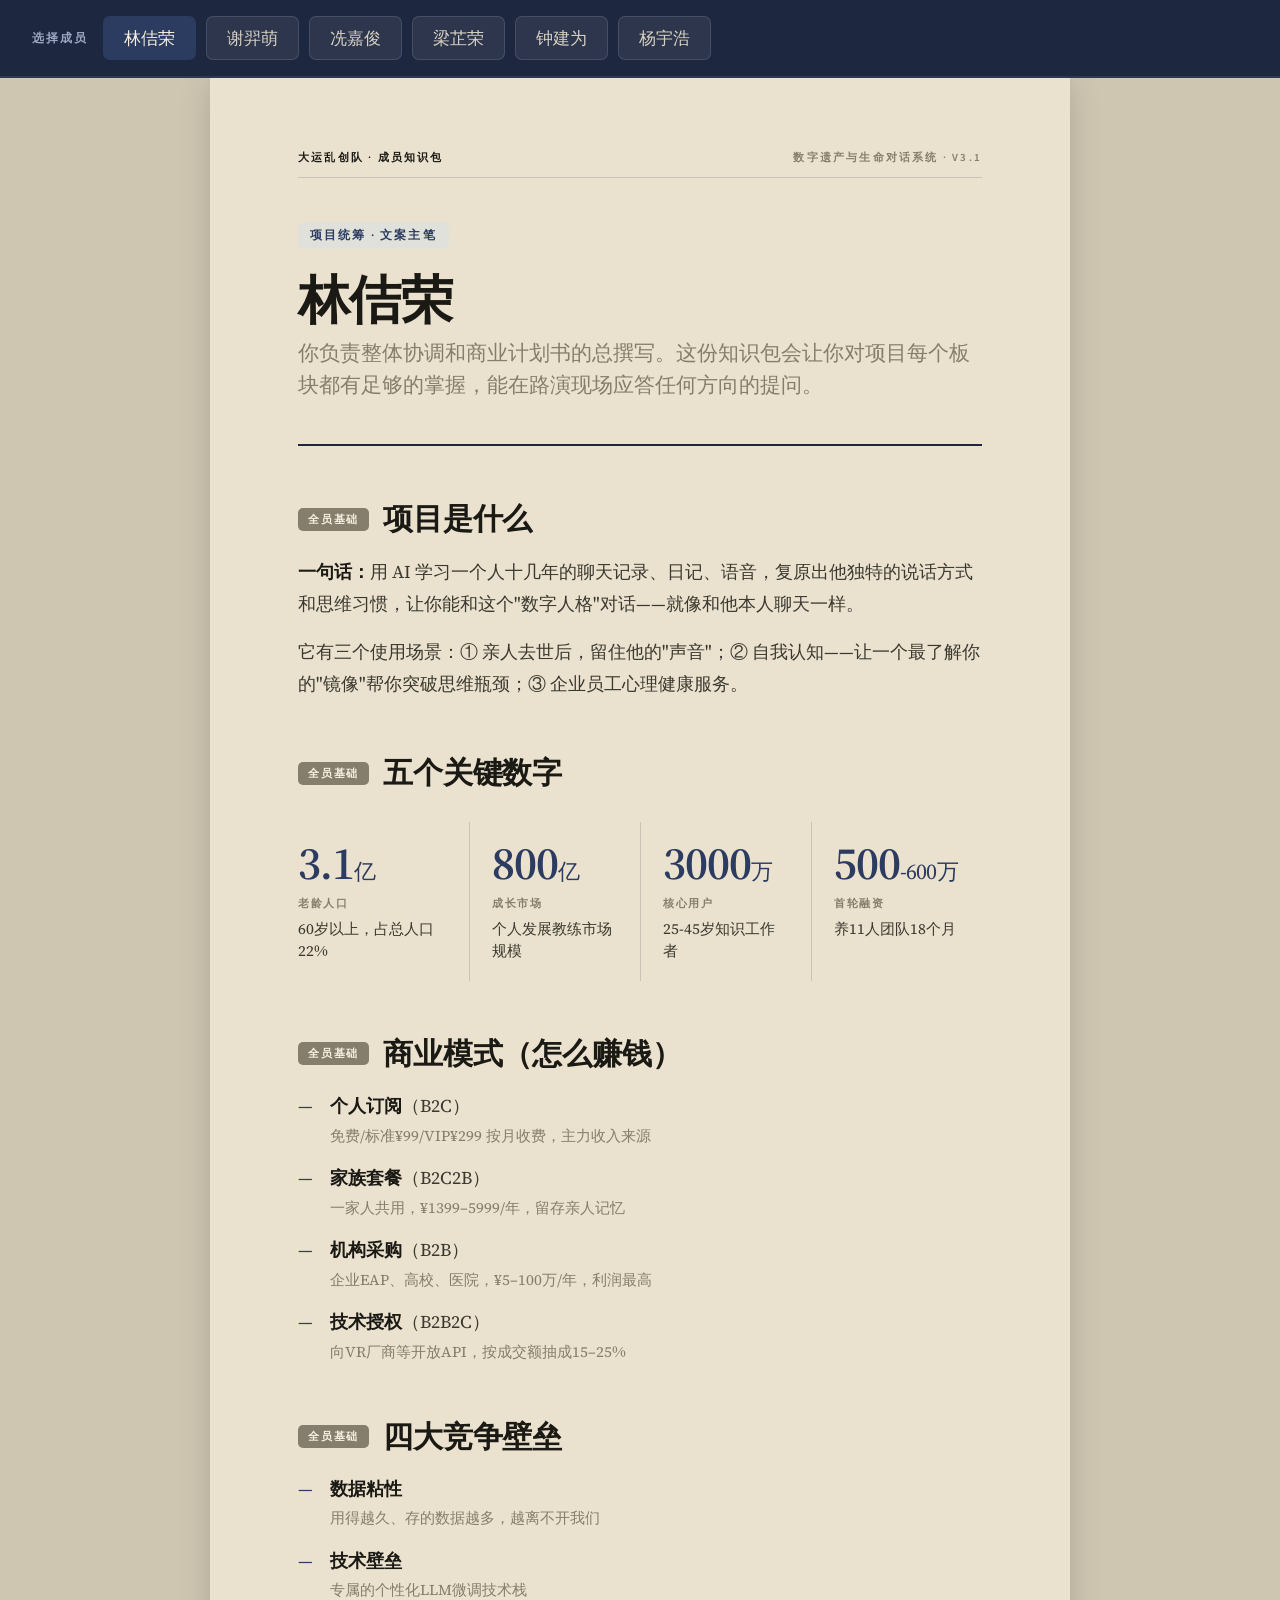
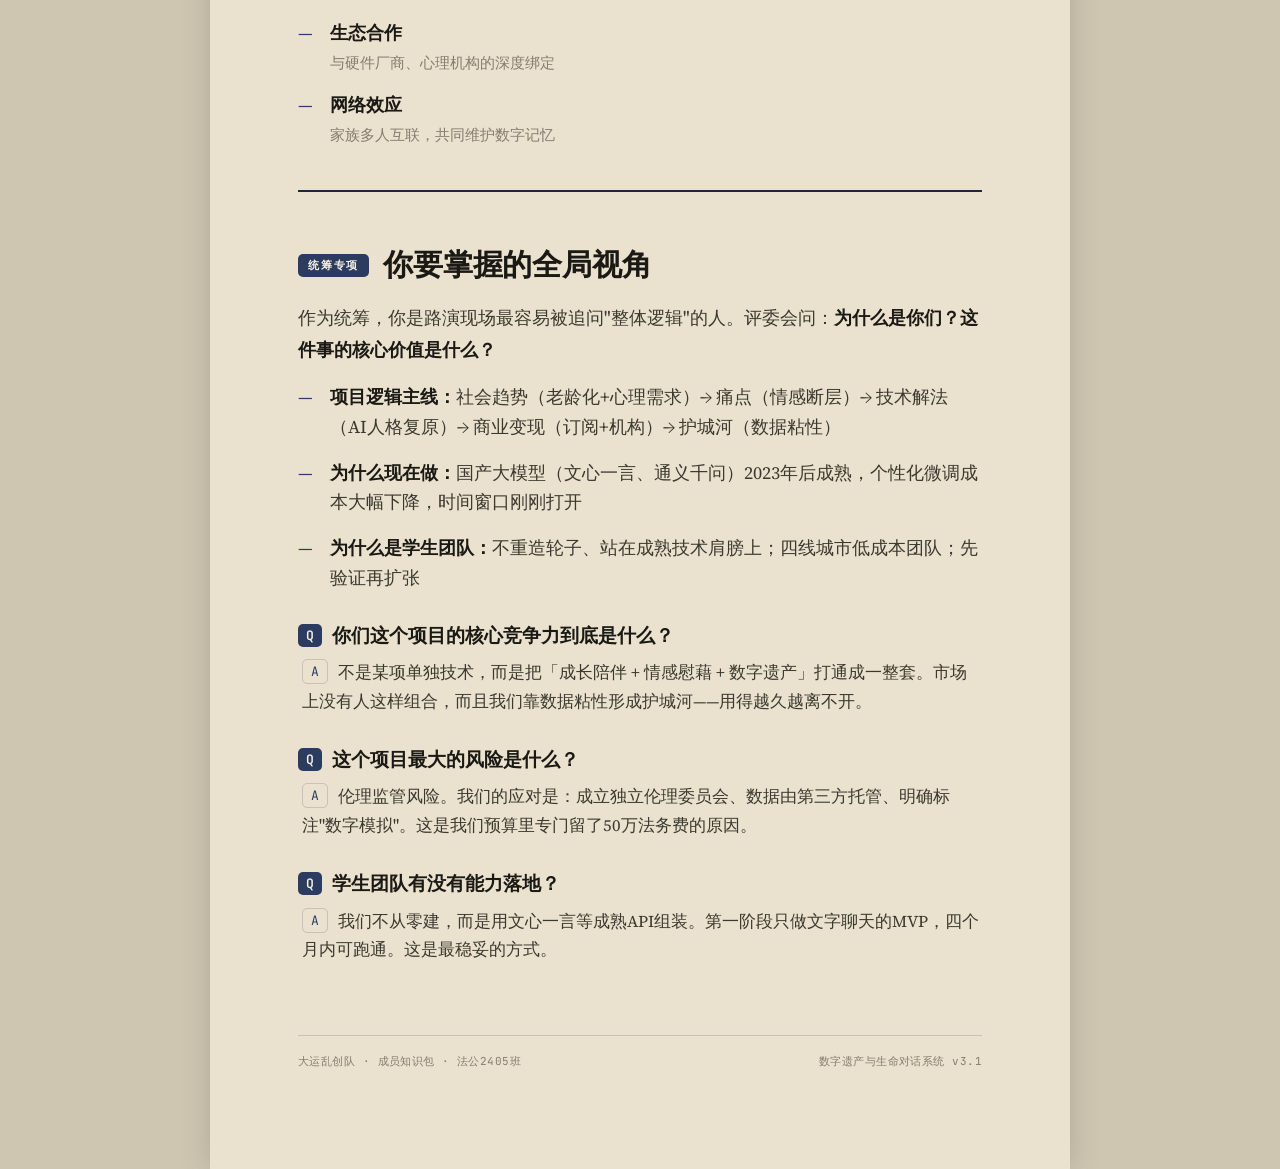
<file: kit/index.html>
<!DOCTYPE html>
<html lang="zh-CN">
<head>
<meta charset="UTF-8">
<meta name="viewport" content="width=device-width, initial-scale=1.0">
<title>成员知识包 · 大运乱创队</title>
<link rel="stylesheet" href="https://fonts.googleapis.com/css2?family=Source+Serif+4:wght@400;500;600&family=Source+Sans+3:wght@400;500;600&family=JetBrains+Mono:wght@400;500&display=swap">
<style>
:root{
  --paper:#EAE1CE; --ivory:#F7F1E3; --label-bg:#E0E1DA;
  --t-title:#1A1914; --t-body:#3B392F; --t-aux:#857E6C;
  --ink:#1E2740; --ink-soft:#2C3C60; --ink-line:rgba(30,39,64,.16);
  --serif:'Source Serif 4',Georgia,'Songti SC',serif;
  --sans:'Source Sans 3','PingFang SC',sans-serif;
  --mono:'JetBrains Mono',monospace;
}
*{box-sizing:border-box;margin:0;padding:0;}
html,body{background:#cfc6b2;font-family:var(--serif);color:var(--t-body);-webkit-font-smoothing:antialiased;}

/* ── picker bar ── */
#picker{
  position:sticky;top:0;z-index:100;
  background:var(--ink);border-bottom:2px solid rgba(255,255,255,.08);
  padding:16px 32px;
  display:flex;align-items:center;gap:10px;flex-wrap:wrap;
}
#picker .label{
  font-family:var(--sans);font-weight:600;font-size:12px;
  letter-spacing:.18em;text-transform:uppercase;color:#9AA6BF;
  margin-right:4px;white-space:nowrap;
}
.pname{
  font-family:var(--serif);font-weight:500;font-size:17px;color:#D8D2C3;
  background:rgba(255,255,255,.07);border:1px solid rgba(255,255,255,.12);
  border-radius:7px;padding:9px 20px;cursor:pointer;transition:all .2s;
  white-space:nowrap;
}
.pname:hover{background:rgba(175,192,220,.18);color:#F5EFE1;border-color:rgba(175,192,220,.35);}
.pname.active{background:var(--ink-soft);color:#F5EFE1;border-color:transparent;}

/* ── page shell ── */
.page{max-width:860px;margin:0 auto;background:var(--paper);padding:72px 88px 100px;box-shadow:0 2px 30px rgba(0,0,0,.16);}

/* ── mast ── */
.mast{display:flex;justify-content:space-between;align-items:baseline;
  font-family:var(--sans);font-weight:600;font-size:11px;letter-spacing:.2em;text-transform:uppercase;
  color:var(--t-aux);padding-bottom:12px;border-bottom:1px solid var(--ink-line);margin-bottom:44px;}
.mast .pub{color:var(--t-title);}

/* ── member header ── */
.mhead{display:none;}
.mhead.show{display:block;}
.mhead .role-tag{
  display:inline-block;font-family:var(--sans);font-weight:600;font-size:12px;
  letter-spacing:.18em;text-transform:uppercase;color:var(--ink-soft);
  background:var(--label-bg);border-radius:5px;padding:5px 12px;margin-bottom:22px;
}
.mhead h1{
  font-family:var(--serif);font-weight:600;color:var(--t-title);
  font-size:52px;line-height:1.12;letter-spacing:-.01em;margin-bottom:8px;
}
.mhead .sub{font-size:21px;color:var(--t-aux);margin-bottom:40px;line-height:1.5;}
.divider{height:2px;background:var(--ink);margin:44px 0 36px;}

/* ── section headings ── */
h2.sh{
  font-family:var(--serif);font-weight:600;color:var(--t-title);
  font-size:30px;margin:52px 0 16px;display:flex;align-items:center;gap:14px;
  letter-spacing:-.005em;
}
h2.sh .badge{
  font-family:var(--sans);font-weight:600;font-size:11px;letter-spacing:.16em;
  text-transform:uppercase;color:var(--ivory);background:var(--ink-soft);
  border-radius:5px;padding:4px 10px;
}
h2.sh .badge.common{background:var(--t-aux);}

/* ── body text ── */
p.body{font-size:18px;line-height:1.78;color:var(--t-body);margin-bottom:16px;}
p.body b{font-weight:600;color:var(--t-title);}
p.body em{font-style:normal;color:var(--ink-soft);border-bottom:1.5px dotted var(--ink-soft);}

/* ── key number row ── */
.nums{display:grid;grid-template-columns:repeat(4,1fr);gap:0;margin:28px 0;}
.nbox{padding:18px 22px;border-left:1px solid var(--ink-line);}
.nbox:first-child{border-left:none;padding-left:0;}
.nbox .n{font-family:var(--serif);font-weight:600;color:var(--ink-soft);font-size:46px;line-height:1;letter-spacing:-.02em;}
.nbox .n small{font-size:22px;font-weight:400;}
.nbox .c{font-size:15px;color:var(--t-body);margin-top:10px;line-height:1.5;}
.nbox .c .k{display:block;font-family:var(--sans);font-weight:600;font-size:11px;letter-spacing:.14em;text-transform:uppercase;color:var(--t-aux);margin-bottom:5px;}

/* ── list ── */
ul.kl{list-style:none;margin:14px 0 22px;}
ul.kl li{position:relative;padding-left:32px;margin-bottom:16px;font-size:18px;line-height:1.65;color:var(--t-body);}
ul.kl li::before{content:"—";position:absolute;left:0;color:var(--ink-soft);font-family:var(--serif);}
ul.kl li b{font-weight:600;color:var(--t-title);}
ul.kl li .s{display:block;font-size:15px;color:var(--t-aux);margin-top:4px;line-height:1.5;}

/* ── table ── */
table.kt{width:100%;border-collapse:collapse;margin:18px 0;}
table.kt th{font-family:var(--sans);font-weight:600;text-align:left;font-size:12px;
  letter-spacing:.12em;text-transform:uppercase;color:var(--t-aux);
  padding:0 16px 12px;border-bottom:1.5px solid var(--ink);}
table.kt td{font-size:16px;color:var(--t-body);padding:14px 16px;
  border-bottom:1px solid var(--ink-line);line-height:1.6;vertical-align:top;}
table.kt td b{font-weight:600;color:var(--t-title);}
table.kt td.mono{font-family:var(--mono);color:var(--ink-soft);font-size:14px;}

/* ── Q&A ── */
.qa .q{
  font-family:var(--serif);font-weight:600;color:var(--t-title);
  font-size:19px;margin:28px 0 10px;line-height:1.5;
}
.qa .q::before{content:"Q";font-family:var(--mono);font-size:13px;color:var(--ivory);
  background:var(--ink-soft);border-radius:5px;padding:3px 8px;margin-right:10px;vertical-align:2px;}
.qa .a{font-size:16.5px;color:var(--t-body);line-height:1.75;padding-left:4px;}
.qa .a::before{content:"A";font-family:var(--mono);font-size:13px;color:var(--ink-soft);
  border:1px solid var(--ink-line);border-radius:5px;padding:3px 8px;margin-right:10px;vertical-align:2px;}

/* ── tip box ── */
.tip{background:var(--ivory);border:1px solid var(--ink-line);border-radius:8px;
  padding:20px 26px;margin:24px 0;font-size:16px;line-height:1.7;color:var(--t-body);}
.tip b{color:var(--ink-soft);font-weight:600;}

/* ── foot ── */
.foot{margin-top:70px;padding-top:18px;border-top:1px solid var(--ink-line);
  font-family:var(--mono);font-size:11px;color:var(--t-aux);letter-spacing:.04em;
  display:flex;justify-content:space-between;}

@media(max-width:680px){
  #picker{padding:12px 16px;gap:8px;}
  .pname{font-size:15px;padding:8px 14px;}
  .page{padding:44px 22px 70px;}
  .mhead h1{font-size:36px;}
  .nums{grid-template-columns:repeat(2,1fr);}
  .nbox{padding:14px 16px;}
  h2.sh{font-size:24px;}
  p.body,ul.kl li{font-size:16px;}
  table.kt td{font-size:14px;}
}
</style>
</head>
<body>

<div id="picker">
  <span class="label">选择成员</span>
  <button class="pname active" onclick="show('lin')">林佶荣</button>
  <button class="pname" onclick="show('xie')">谢羿萌</button>
  <button class="pname" onclick="show('xian')">冼嘉俊</button>
  <button class="pname" onclick="show('liang')">梁芷荣</button>
  <button class="pname" onclick="show('zhong')">钟建为</button>
  <button class="pname" onclick="show('yang')">杨宇浩</button>
</div>

<div class="page">
  <div class="mast">
    <span class="pub">大运乱创队 · 成员知识包</span>
    <span>数字遗产与生命对话系统 · v3.1</span>
  </div>

  <!-- ===== 林佶荣 ===== -->
  <div class="mhead show" id="m-lin">
    <div class="role-tag">项目统筹 · 文案主笔</div>
    <h1>林佶荣</h1>
    <p class="sub">你负责整体协调和商业计划书的总撰写。这份知识包会让你对项目每个板块都有足够的掌握，能在路演现场应答任何方向的提问。</p>
    <div class="divider"></div>

    <h2 class="sh"><span class="badge common">全员基础</span>项目是什么</h2>
    <p class="body"><b>一句话：</b>用 AI 学习一个人十几年的聊天记录、日记、语音，复原出他独特的说话方式和思维习惯，让你能和这个"数字人格"对话——就像和他本人聊天一样。</p>
    <p class="body">它有三个使用场景：① 亲人去世后，留住他的"声音"；② 自我认知——让一个最了解你的"镜像"帮你突破思维瓶颈；③ 企业员工心理健康服务。</p>

    <h2 class="sh"><span class="badge common">全员基础</span>五个关键数字</h2>
    <div class="nums">
      <div class="nbox"><div class="n">3.1<small>亿</small></div><div class="c"><span class="k">老龄人口</span>60岁以上，占总人口22%</div></div>
      <div class="nbox"><div class="n">800<small>亿</small></div><div class="c"><span class="k">成长市场</span>个人发展教练市场规模</div></div>
      <div class="nbox"><div class="n">3000<small>万</small></div><div class="c"><span class="k">核心用户</span>25-45岁知识工作者</div></div>
      <div class="nbox"><div class="n">500<small>-600万</small></div><div class="c"><span class="k">首轮融资</span>养11人团队18个月</div></div>
    </div>

    <h2 class="sh"><span class="badge common">全员基础</span>商业模式（怎么赚钱）</h2>
    <ul class="kl">
      <li><b>个人订阅</b>（B2C）<span class="s">免费/标准¥99/VIP¥299 按月收费，主力收入来源</span></li>
      <li><b>家族套餐</b>（B2C2B）<span class="s">一家人共用，¥1399–5999/年，留存亲人记忆</span></li>
      <li><b>机构采购</b>（B2B）<span class="s">企业EAP、高校、医院，¥5–100万/年，利润最高</span></li>
      <li><b>技术授权</b>（B2B2C）<span class="s">向VR厂商等开放API，按成交额抽成15–25%</span></li>
    </ul>

    <h2 class="sh"><span class="badge common">全员基础</span>四大竞争壁垒</h2>
    <ul class="kl">
      <li><b>数据粘性</b><span class="s">用得越久、存的数据越多，越离不开我们</span></li>
      <li><b>技术壁垒</b><span class="s">专属的个性化LLM微调技术栈</span></li>
      <li><b>生态合作</b><span class="s">与硬件厂商、心理机构的深度绑定</span></li>
      <li><b>网络效应</b><span class="s">家族多人互联，共同维护数字记忆</span></li>
    </ul>

    <div class="divider"></div>
    <h2 class="sh"><span class="badge">统筹专项</span>你要掌握的全局视角</h2>
    <p class="body">作为统筹，你是路演现场最容易被追问"整体逻辑"的人。评委会问：<b>为什么是你们？这件事的核心价值是什么？</b></p>
    <ul class="kl">
      <li><b>项目逻辑主线：</b>社会趋势（老龄化+心理需求）→ 痛点（情感断层）→ 技术解法（AI人格复原）→ 商业变现（订阅+机构）→ 护城河（数据粘性）</li>
      <li><b>为什么现在做：</b>国产大模型（文心一言、通义千问）2023年后成熟，个性化微调成本大幅下降，时间窗口刚刚打开</li>
      <li><b>为什么是学生团队：</b>不重造轮子、站在成熟技术肩膀上；四线城市低成本团队；先验证再扩张</li>
    </ul>

    <div class="qa">
      <p class="q">你们这个项目的核心竞争力到底是什么？</p>
      <p class="a">不是某项单独技术，而是把「成长陪伴 + 情感慰藉 + 数字遗产」打通成一整套。市场上没有人这样组合，而且我们靠数据粘性形成护城河——用得越久越离不开。</p>
      <p class="q">这个项目最大的风险是什么？</p>
      <p class="a">伦理监管风险。我们的应对是：成立独立伦理委员会、数据由第三方托管、明确标注"数字模拟"。这是我们预算里专门留了50万法务费的原因。</p>
      <p class="q">学生团队有没有能力落地？</p>
      <p class="a">我们不从零建，而是用文心一言等成熟API组装。第一阶段只做文字聊天的MVP，四个月内可跑通。这是最稳妥的方式。</p>
    </div>
  </div>

  <!-- ===== 谢羿萌 ===== -->
  <div class="mhead" id="m-xie">
    <div class="role-tag">市场调研 · 用户分析</div>
    <h1>谢羿萌</h1>
    <p class="sub">你负责市场数据和用户画像。路演时你是「数据的来源」，评委最可能问你：这个市场真的存在吗？数据从哪来？用户真的会买单吗？</p>
    <div class="divider"></div>

    <h2 class="sh"><span class="badge common">全员基础</span>项目是什么</h2>
    <p class="body"><b>一句话：</b>用 AI 学习一个人十几年的社交数据，复原他的说话方式和思维习惯，让用户能和这个"数字人格"对话。三个场景：留住逝去亲人的"声音"、自我认知镜像、企业员工心理服务。</p>

    <h2 class="sh"><span class="badge common">全员基础</span>商业模式与竞争壁垒</h2>
    <ul class="kl">
      <li><b>四条收入</b><span class="s">个人订阅 · 家族套餐 · 机构采购 · 技术授权</span></li>
      <li><b>核心护城河</b><span class="s">数据粘性（用得越久越离不开）+ 技术壁垒</span></li>
      <li><b>首轮融资</b><span class="s">500–600万，养11人团队18个月</span></li>
    </ul>

    <div class="divider"></div>
    <h2 class="sh"><span class="badge">市场专项</span>你要熟记的数据与来源</h2>
    <table class="kt">
      <thead><tr><th style="width:36%">数据</th><th style="width:30%">来源/背景</th><th>解读方式</th></tr></thead>
      <tbody>
        <tr><td><b>60岁以上老人3.1亿，占22%</b></td><td class="mono">国家统计局2024年末数据</td><td>说明「记忆留存」是越来越大的刚需</td></tr>
        <tr><td><b>个人成长市场800亿</b></td><td class="mono">2025年行业报告估算</td><td>说明用户愿意为「更了解自己」付钱</td></tr>
        <tr><td><b>核心用户3000万</b></td><td class="mono">25–45岁知识工作者估算</td><td>有十年以上数字足迹、付费能力强</td></tr>
        <tr><td><b>1亿户家庭有留存需求</b></td><td class="mono">40–65岁有老人的家庭估算</td><td>家族联合出资，客单价高</td></tr>
      </tbody>
    </table>

    <h2 class="sh"><span class="badge">市场专项</span>三类用户画像要点</h2>
    <ul class="kl">
      <li><b>中青年个人成长（主力）</b><span class="s">25–45岁，有焦虑、有成长欲，把产品当私人教练；手机里存着海量个人数据；愿意月付¥99–299</span></li>
      <li><b>中年家庭纪念（情感型）</b><span class="s">40–65岁，亲人已去世或年迈；家庭决策，多人分摊费用；年付¥500–1399</span></li>
      <li><b>企业机构（高利润）</b><span class="s">HR部门、高校心理中心、临终关怀机构；预算充足，年付¥5–100万</span></li>
    </ul>

    <h2 class="sh"><span class="badge">市场专项</span>核心痛点（三选一，能展开讲）</h2>
    <ul class="kl">
      <li><b>情感断层：</b>照片视频是静态的，人走了就真的什么都没有了；时间会让记忆模糊，这个需求是真实存在的</li>
      <li><b>自我认知局限：</b>传统心理咨询500–1000元/次，效果慢；AI教练24小时在线、完全了解你</li>
      <li><b>数据被浪费：</b>十几年的聊天记录、日记里藏着巨大的自我洞察，但从没被系统整理过</li>
    </ul>

    <div class="qa">
      <p class="q">这个数据是你们自己编的吧？市场真的这么大？</p>
      <p class="a">老龄化数据来自国家统计局2024年发布的人口数据，是官方公开数据。个人成长市场的800亿是行业研究机构的估算值，我们在计划书里注明了是乐观场景。这两个数字都是独立存在的市场，我们是在这两个市场的叠加处找到切入点。</p>
      <p class="q">用户真的愿意为这个付费吗？</p>
      <p class="a">有几个参照：知识付费（得到、樊登）已经验证了中国用户愿意为"更了解自己"付费；心理咨询市场年均增速超过20%；我们的定价¥99/月比一次咨询便宜很多，门槛低。我们会先用最小可行产品验证，用数据说话。</p>
      <p class="q">目标用户3000万是怎么算出来的？</p>
      <p class="a">按25–45岁城镇知识工作者估算，有稳定收入、有个人成长意愿、手机里有十年以上社交数据。这是保守估算，实际上家庭纪念场景再加进来，潜在人群超过1亿。</p>
    </div>
  </div>

  <!-- ===== 冼嘉俊 ===== -->
  <div class="mhead" id="m-xian">
    <div class="role-tag">产品方案 · 技术规划</div>
    <h1>冼嘉俊</h1>
    <p class="sub">你负责产品功能设计和技术可行性。评委最可能问你：这个技术上真的能做到吗？多久能做出来？安全吗？你不需要深懂代码，但要会把技术说得让外行也明白。</p>
    <div class="divider"></div>

    <h2 class="sh"><span class="badge common">全员基础</span>项目是什么</h2>
    <p class="body"><b>一句话：</b>用 AI 学习一个人十几年的社交数据，复原他的说话方式，让用户能和这个"数字人格"对话。三个场景：留住逝去亲人、自我认知、企业员工服务。</p>

    <h2 class="sh"><span class="badge common">全员基础</span>商业模式与关键数字</h2>
    <ul class="kl">
      <li><b>四条收入：</b>个人订阅 · 家族套餐 · 机构采购 · 技术授权</li>
      <li><b>核心数字：</b>3.1亿老人、800亿市场、3000万核心用户</li>
      <li><b>融资需求：</b>500–600万首轮，养11人团队18个月</li>
    </ul>

    <div class="divider"></div>
    <h2 class="sh"><span class="badge">产品专项</span>四大功能模块（用大白话记）</h2>
    <ul class="kl">
      <li><b>第一步：收集数据</b><span class="s">从微信、微博等导入聊天记录和日记，全程加密，数据不外流</span></li>
      <li><b>第二步：建"人格模型"</b><span class="s">让AI专门学这个人怎么说话、爱用什么词、怎么思考——这一步叫"大模型微调"，是核心技术</span></li>
      <li><b>第三步：能互动</b><span class="s">文字聊天先跑通，再加语音，最终可做视频（连表情都还原）</span></li>
      <li><b>第四步：越用越像</b><span class="s">系统定期做深度访谈、用户可纠错，模型不断进化</span></li>
    </ul>

    <h2 class="sh"><span class="badge">产品专项</span>技术名词速查（被问到时用）</h2>
    <table class="kt">
      <thead><tr><th>名词</th><th>大白话解释</th></tr></thead>
      <tbody>
        <tr><td><b>大语言模型（LLM）</b></td><td>像ChatGPT、文心一言这样能理解和生成文字的AI，是我们的核心引擎</td></tr>
        <tr><td><b>模型微调（Fine-tuning）</b></td><td>在现成AI上再喂某人的专属数据，让它"专门学"这个人说话，不用从头训练，省时省钱</td></tr>
        <tr><td><b>向量数据库</b></td><td>特殊的记忆仓库，能按"意思相近"快速检索，让AI随时找到相关记忆</td></tr>
        <tr><td><b>端到端加密</b></td><td>数据从手机到服务器全程锁住，中间任何人（包括我们）看不到内容</td></tr>
        <tr><td><b>MVP（最小可行产品）</b></td><td>先做最简单能用的版本验证市场，再慢慢加功能</td></tr>
        <tr><td><b>API接口</b></td><td>调用别家AI功能的"插座"，我们用国产大模型API，不用自己造模型</td></tr>
      </tbody>
    </table>

    <h2 class="sh"><span class="badge">产品专项</span>三阶段落地时间线</h2>
    <ul class="kl">
      <li><b>第1–4个月：文字基础版</b><span class="s">支持文字对话，接入微信/微博数据，完成基础微调。这是MVP。</span></li>
      <li><b>第5–8个月：语音+深度访谈</b><span class="s">加语音交互，让系统更懂用户，建立纠错反馈闭环</span></li>
      <li><b>第9–16个月：视频+扩展</b><span class="s">接入视频生成，探索VR/AR，开放硬件API</span></li>
    </ul>

    <div class="qa">
      <p class="q">AI模仿出来的真的像本人，还是普通聊天机器人？</p>
      <p class="a">关键差异是数据。普通机器人用的是通用资料，我们用的是这个人十几年真实的文字，专门训练，所以语气、口头禅、思维方式会明显更像本人。我们不追求100%完美，先把文字对话做到"神似"，再逐步加语音和视频。</p>
      <p class="q">技术上你们真的能做到吗？有没有在校学生做出来过类似的东西？</p>
      <p class="a">我们不重新造轮子。用文心一言、通义千问这些现成国产大模型的API，加上开源的向量数据库，把它们组装成专门用于"还原一个人"的系统。文字对话版在四个月内可以跑通，这是一个可实现的技术目标。</p>
      <p class="q">数据安全怎么保证？会不会泄露？</p>
      <p class="a">三层保护：第一，端到端加密，数据优先在本地处理；第二，用户数据交第三方独立机构托管；第三，我们承诺不出售数据，这会写进用户协议并接受伦理委员会监督。</p>
    </div>
  </div>

  <!-- ===== 梁芷荣 ===== -->
  <div class="mhead" id="m-liang">
    <div class="role-tag">商业模式 · 财务规划</div>
    <h1>梁芷荣</h1>
    <p class="sub">你负责商业模式设计和财务预测。评委最可能问你：数字怎么算的？能盈利吗？为什么要融这么多钱？你要能用白话解释每一个财务数字背后的逻辑。</p>
    <div class="divider"></div>

    <h2 class="sh"><span class="badge common">全员基础</span>项目是什么</h2>
    <p class="body"><b>一句话：</b>用AI学习一个人的社交数据，复原他的人格，让用户能和"数字人格"对话。三个场景：留住逝去亲人、自我认知、企业服务。</p>

    <h2 class="sh"><span class="badge common">全员基础</span>市场与竞争概况</h2>
    <ul class="kl">
      <li><b>三大数字：</b>3.1亿老龄人口、800亿个人成长市场、3000万核心用户</li>
      <li><b>核心护城河：</b>数据粘性 · 技术壁垒 · 生态合作 · 网络效应</li>
    </ul>

    <div class="divider"></div>
    <h2 class="sh"><span class="badge">财务专项</span>四条收入的逻辑</h2>
    <table class="kt">
      <thead><tr><th style="width:26%">渠道</th><th style="width:28%">定价</th><th>逻辑</th></tr></thead>
      <tbody>
        <tr><td><b>个人订阅</b>（B2C）</td><td class="mono">¥99–299/月</td><td>规模大、获客成本低，是主力收入；免费版做获客漏斗</td></tr>
        <tr><td><b>家族套餐</b>（B2C2B）</td><td class="mono">¥1399–5999/年</td><td>多人分摊、客单价高、续费率稳定</td></tr>
        <tr><td><b>机构采购</b>（B2B）</td><td class="mono">¥5–100万/年</td><td>单价最高、利润最厚，但销售周期长</td></tr>
        <tr><td><b>技术授权</b>（B2B2C）</td><td class="mono">成交额15–25%</td><td>轻资产、边际成本低，随生态扩大自然增长</td></tr>
      </tbody>
    </table>

    <h2 class="sh"><span class="badge">财务专项</span>五年预测的假设基础</h2>
    <ul class="kl">
      <li><b>用户增长假设：</b>第一年5万 → 第三年200万 → 第五年1000万。靠口碑+B2B拉动，符合同类产品增长曲线。</li>
      <li><b>ARPU假设：</b>每位付费用户月均付¥80–150，折算年均约¥1200。低于市面同类产品定价。</li>
      <li><b>B2B假设：</b>第一年10家机构、平均年费¥10万；第五年1000家机构。</li>
      <li><b>主动说是乐观场景：</b>评委问时主动承认"这是乐观假设"，加分。</li>
    </ul>

    <h2 class="sh"><span class="badge">财务专项</span>单位经济（最重要的财务逻辑）</h2>
    <div class="tip">
      <b>获客成本（CAC）：</b>拉来一个用户花¥200<br>
      <b>用户年价值（LTV）：</b>一个标准用户一年贡献¥1200<br>
      <b>LTV ÷ CAC = 6倍</b> → 健康可持续（行业标准是3倍以上即可）
    </div>

    <h2 class="sh"><span class="badge">财务专项</span>融资预算分配</h2>
    <table class="kt">
      <thead><tr><th>项目</th><th style="text-align:right">金额</th></tr></thead>
      <tbody>
        <tr><td><b>研发团队人力（18个月）</b></td><td class="mono" style="text-align:right">180万</td></tr>
        <tr><td>服务器与云资源</td><td class="mono" style="text-align:right">80万</td></tr>
        <tr><td>市场推广与获客</td><td class="mono" style="text-align:right">100万</td></tr>
        <tr><td>法务与伦理顾问</td><td class="mono" style="text-align:right">50万</td></tr>
        <tr><td>运营杂项与储备</td><td class="mono" style="text-align:right">90–190万</td></tr>
        <tr><td><b>合计</b></td><td class="mono" style="text-align:right"><b>500–600万</b></td></tr>
      </tbody>
    </table>

    <div class="qa">
      <p class="q">五年做到4亿营收，这个数字是不是太乐观了？</p>
      <p class="a">是乐观场景，我们在计划书里也明确注明了这一点。保守场景下，第五年我们预计500万用户、营收约2亿。但路演展示乐观场景有助于说明项目天花板，投资人和评委在判断时都会把它当参考上限，而不是承诺值。</p>
      <p class="q">首年只有300万营收，为什么要融500–600万？</p>
      <p class="a">这笔钱不只是撑第一年，而是撑18个月的产品研发和市场验证。第一年主要是花钱建产品、获取种子用户、验证商业模式，第二年才开始规模化盈利。这是标准的互联网创业节奏：先烧钱验证，再融资扩张。</p>
      <p class="q">你们的LTV/CAC是怎么算出来的？</p>
      <p class="a">CAC按¥200计算，是参考同类内容订阅产品（知识付费类）的平均获客成本，通过小红书、知乎内容获客比付费投放便宜很多。LTV按标准版¥99/月、平均留存12个月计算约¥1200。这两个数字都是参考行业数据的保守估算。</p>
    </div>
  </div>

  <!-- ===== 钟建为 ===== -->
  <div class="mhead" id="m-zhong">
    <div class="role-tag">路演呈现 · PPT制作</div>
    <h1>钟建为</h1>
    <p class="sub">你和杨宇浩共同负责路演的视觉呈现。你主要负责PPT制作。评委可能问你们关于项目任何板块的内容，这份知识包给你打基础，让你能自信地应对。</p>
    <div class="divider"></div>

    <h2 class="sh"><span class="badge common">全员基础</span>项目是什么</h2>
    <p class="body"><b>一句话：</b>用AI学习一个人十几年的社交数据，复原他的说话方式和思维习惯，让用户能和这个"数字人格"对话。三个场景：留住逝去亲人的"声音"、自我认知、企业员工心理服务。</p>

    <h2 class="sh"><span class="badge common">全员基础</span>五个关键数字</h2>
    <div class="nums">
      <div class="nbox"><div class="n">3.1<small>亿</small></div><div class="c"><span class="k">老龄人口</span>占总人口22%</div></div>
      <div class="nbox"><div class="n">800<small>亿</small></div><div class="c"><span class="k">成长市场</span>2025年规模</div></div>
      <div class="nbox"><div class="n">6<small>倍</small></div><div class="c"><span class="k">LTV/CAC</span>健康投产比</div></div>
      <div class="nbox"><div class="n">500<small>-600万</small></div><div class="c"><span class="k">融资需求</span>首轮目标</div></div>
    </div>

    <h2 class="sh"><span class="badge common">全员基础</span>商业模式与竞争壁垒</h2>
    <ul class="kl">
      <li><b>四条收入：</b>个人订阅 · 家族套餐 · 机构采购 · 技术授权</li>
      <li><b>四重护城河：</b>数据粘性 · 技术壁垒 · 生态合作 · 网络效应</li>
    </ul>

    <div class="divider"></div>
    <h2 class="sh"><span class="badge">路演专项</span>25页PPT结构速记</h2>
    <ul class="kl">
      <li><b>第1页：</b>封面（团队+项目名）</li>
      <li><b>第2页：</b>引言（核心理念）</li>
      <li><b>第3页：</b>目录</li>
      <li><b>第4–7页：</b>市场（规模→痛点→用户）</li>
      <li><b>第8–11页：</b>产品与技术（功能→技术栈→MVP）</li>
      <li><b>第12–15页：</b>商业模式（盈利→财务→融资）</li>
      <li><b>第16–17页：</b>竞争与护城河</li>
      <li><b>第18–21页：</b>营销运营与风险</li>
      <li><b>第22–23页：</b>社会影响与路线图</li>
      <li><b>第24页：</b>团队分工</li>
      <li><b>第25页：</b>结语"永恒"</li>
    </ul>

    <h2 class="sh"><span class="badge">路演专项</span>路演操作要点</h2>
    <ul class="kl">
      <li>演讲共<b>10分钟</b>，讲演约7.5分钟，问答约2.5分钟</li>
      <li>翻页：方向键或触屏左右滑动；ESC可看缩略图全览</li>
      <li>最底部有<b>进度条</b>，可看整体进度</li>
      <li>现场用<b>离线HTML版</b>，断网也能完美放映，不依赖网络</li>
    </ul>

    <div class="qa">
      <p class="q">为什么你们的PPT用的是这种古书风格？</p>
      <p class="a">这是我们有意选择的——项目本身关于生命记忆、人文情怀，复古书卷的质感和"数字遗产"的主题高度契合。简洁克制的排版也符合学术路演的场合，避免过于花哨分散注意力。</p>
      <p class="q">你们PPT有多少页？</p>
      <p class="a">25页，覆盖市场分析、产品技术、商业模式、竞争分析、营销运营和社会影响六个板块，最后有团队分工页和结语。</p>
    </div>
  </div>

  <!-- ===== 杨宇浩 ===== -->
  <div class="mhead" id="m-yang">
    <div class="role-tag">路演呈现 · 讲稿撰写</div>
    <h1>杨宇浩</h1>
    <p class="sub">你和钟建为共同负责路演呈现，你主要负责讲稿。你最了解整个路演的叙事逻辑，评委可能问你关于演讲内容的任何问题。</p>
    <div class="divider"></div>

    <h2 class="sh"><span class="badge common">全员基础</span>项目是什么</h2>
    <p class="body"><b>一句话：</b>用AI学习一个人十几年的社交数据，复原他的说话方式，让用户能和"数字人格"对话。三个场景：留住逝去亲人、自我认知、企业员工服务。</p>

    <h2 class="sh"><span class="badge common">全员基础</span>五个关键数字</h2>
    <div class="nums">
      <div class="nbox"><div class="n">3.1<small>亿</small></div><div class="c"><span class="k">老龄人口</span>占总人口22%</div></div>
      <div class="nbox"><div class="n">800<small>亿</small></div><div class="c"><span class="k">成长市场</span>2025年规模</div></div>
      <div class="nbox"><div class="n">6<small>倍</small></div><div class="c"><span class="k">LTV/CAC</span>健康投产比</div></div>
      <div class="nbox"><div class="n">500<small>-600万</small></div><div class="c"><span class="k">融资需求</span>首轮目标</div></div>
    </div>

    <h2 class="sh"><span class="badge common">全员基础</span>商业模式与护城河</h2>
    <ul class="kl">
      <li><b>四条收入：</b>个人订阅 · 家族套餐 · 机构采购 · 技术授权</li>
      <li><b>四重护城河：</b>数据粘性 · 技术壁垒 · 生态合作 · 网络效应</li>
    </ul>

    <div class="divider"></div>
    <h2 class="sh"><span class="badge">讲稿专项</span>演讲主线逻辑（背住这条线）</h2>
    <p class="body"><b>开场场景</b>（亲人离去只剩照片）→ <b>核心理念</b>（肉身消亡，思想永续）→ <b>市场证明</b>（3.1亿老人 + 3大痛点）→ <b>产品方案</b>（四步复原人格）→ <b>商业逻辑</b>（四条收入 + 6倍投产比）→ <b>竞争优势</b>（四重护城河）→ <b>收尾</b>（一字：永恒）</p>

    <h2 class="sh"><span class="badge">讲稿专项</span>时间节奏（10分钟总控）</h2>
    <table class="kt">
      <thead><tr><th>板块</th><th style="text-align:right">累计时间</th></tr></thead>
      <tbody>
        <tr><td>开场 + 理念（第1–3页）</td><td class="mono" style="text-align:right">0:00 → 1:00</td></tr>
        <tr><td>市场（第4–7页）</td><td class="mono" style="text-align:right">1:00 → 2:45</td></tr>
        <tr><td>产品与技术（第8–11页）</td><td class="mono" style="text-align:right">2:45 → 4:15</td></tr>
        <tr><td>商业模式（第12–15页）</td><td class="mono" style="text-align:right">4:15 → 5:45</td></tr>
        <tr><td>竞争（第16–17页）</td><td class="mono" style="text-align:right">5:45 → 6:20</td></tr>
        <tr><td>营销运营风险（第18–21页）</td><td class="mono" style="text-align:right">6:20 → 7:00</td></tr>
        <tr><td>社会意义 + 结语（第22–25页）</td><td class="mono" style="text-align:right">7:00 → 7:30</td></tr>
        <tr><td><b>问答</b></td><td class="mono" style="text-align:right">7:30 → 10:00</td></tr>
      </tbody>
    </table>

    <h2 class="sh"><span class="badge">讲稿专项</span>最容易被问到的8个问题（要能随口回答）</h2>
    <div class="qa">
      <p class="q">让逝者"复活"对话，伦理上没问题吗？</p>
      <p class="a">我们的定位是"陪伴与缅怀"，不是"替代"。产品有引导机制鼓励健康面对失去，并成立独立伦理委员会。技术帮人更好地告别，而不是逃避。</p>
      <p class="q">数据安全怎么保证？</p>
      <p class="a">端到端加密 + 第三方托管 + 承诺不出售。三层保护。</p>
      <p class="q">AI能真的像那个人吗？</p>
      <p class="a">用的是那个人十几年真实的文字数据专门训练，不是通用机器人。不追求100%完美，先做到文字"神似"。</p>
      <p class="q">大厂来做你们怎么竞争？</p>
      <p class="a">大厂对伦理敏感领域最谨慎，这给了我们时间窗口。我们靠数据粘性和先发优势，必要时被大厂收购也是成功。</p>
      <p class="q">用户真的会付费吗？</p>
      <p class="a">个人成长付费市场800亿已经验证了需求。我们用MVP先验证，不盲目扩张。</p>
      <p class="q">学生团队能落地吗？</p>
      <p class="a">不重造轮子，用现成国产大模型API组装。文字版四个月可跑通。</p>
      <p class="q">数据合法吗？</p>
      <p class="a">只在用户本人明确授权下导出其自身数据，专门留了50万法务预算确保合规。</p>
      <p class="q">5年4亿是不是吹牛？</p>
      <p class="a">这是乐观场景，我们主动说明。保守估算第五年2亿。目的是展示天花板，不是承诺。</p>
    </div>
  </div>

  <div class="foot">
    <span>大运乱创队 · 成员知识包 · 法公2405班</span>
    <span>数字遗产与生命对话系统 v3.1</span>
  </div>
</div>

<script>
function show(id){
  document.querySelectorAll('.mhead').forEach(function(el){ el.classList.remove('show'); });
  document.querySelectorAll('.pname').forEach(function(btn){ btn.classList.remove('active'); });
  var el = document.getElementById('m-'+id);
  if(el) el.classList.add('show');
  var map = {lin:0,xie:1,xian:2,liang:3,zhong:4,yang:5};
  var btns = document.querySelectorAll('.pname');
  if(map[id]!==undefined && btns[map[id]]) btns[map[id]].classList.add('active');
  window.scrollTo({top:0,behavior:'smooth'});
}
</script>
</body>
</html>
</file>
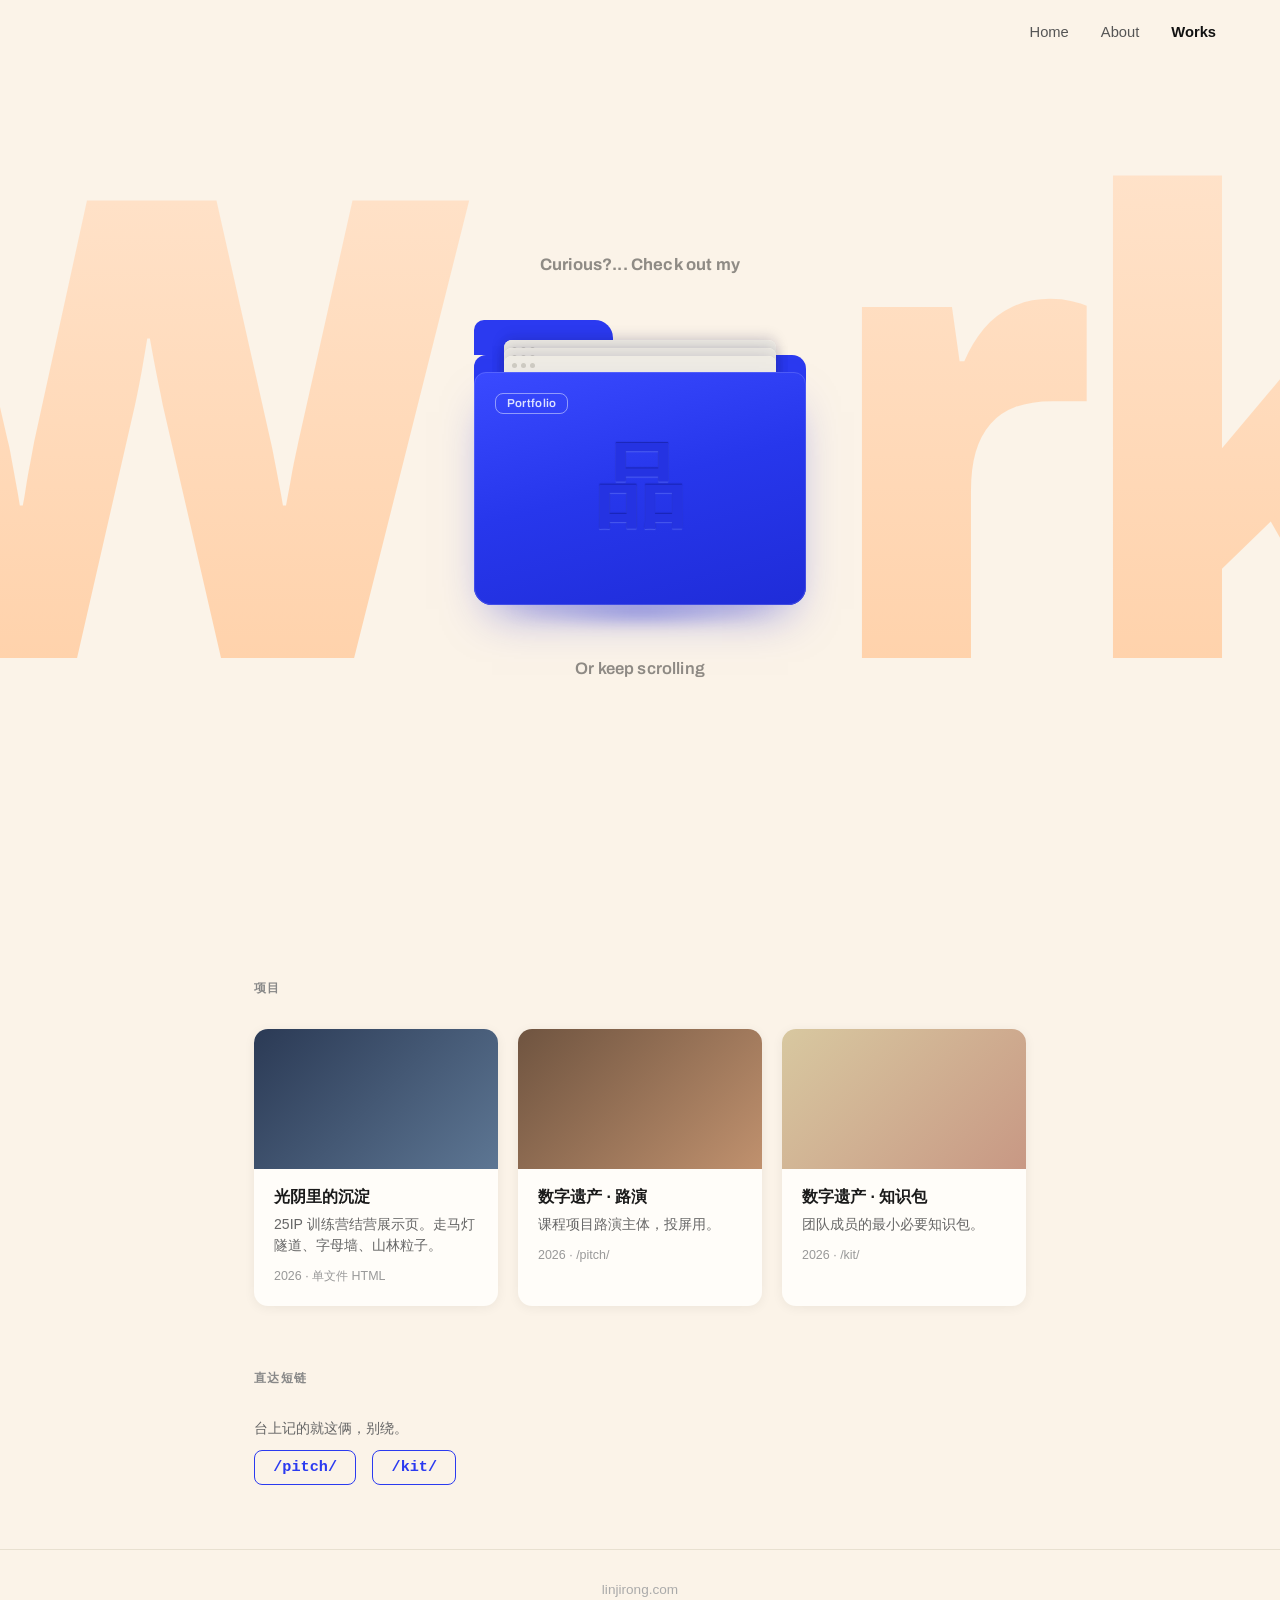
<file: preview-work.html>
<!doctype html>
<html lang="zh-CN">
<head>
<meta charset="utf-8">
<meta name="viewport" content="width=device-width, initial-scale=1">
<title>预览 — Work 页改动</title>
<link href="https://fonts.googleapis.com/css2?family=Archivo:wght@600;700;800&display=swap" rel="stylesheet">
<style>
*, *::before, *::after { box-sizing: border-box; margin: 0; padding: 0; }
body {
  --cream: #fbf3e8; --peach-hi: #ffe2c9; --peach-lo: #ffd1a9;
  --soft: #8f8b85; --blue: #2b3af0;
  --folio-sans: "Archivo", -apple-system, "Helvetica Neue", Arial, sans-serif;
  background: var(--cream);
  font-family: -apple-system, sans-serif;
  color: #1a1a1a;
}
a { color: inherit; text-decoration: none; }

/* nav */
.site-nav { position: absolute; top: 0; left: 0; right: 0; z-index: 10; padding: 1.5rem 5vw; display: flex; justify-content: flex-end; }
.nav-links { display: flex; gap: 2rem; font-size: 0.92rem; }
.nav-links a { color: #555; }
.nav-links a.current { color: #111; font-weight: 600; }

/* hero stage */
.folio-hero {
  position: relative; max-width: none; padding: 6rem 5vw 4rem;
  min-height: 100vh; display: flex; align-items: center; justify-content: center; overflow: hidden;
}
.giant-word {
  position: absolute; top: 50%; left: 50%; transform: translate(-50%, -52%);
  font-family: var(--folio-sans); font-size: 52vw; font-weight: 800;
  line-height: 1; letter-spacing: -0.03em; white-space: nowrap;
  background: linear-gradient(180deg, var(--peach-hi) 10%, var(--peach-lo) 90%);
  -webkit-background-clip: text; background-clip: text; -webkit-text-fill-color: transparent;
  user-select: none; pointer-events: none;
}
.giant-word .o-slot { opacity: 0; }
.folio-center {
  position: relative; z-index: 1; display: flex; flex-direction: column;
  align-items: center; gap: clamp(2rem, 6vh, 3.5rem);
}
.folio-kicker, .folio-hint {
  font-family: var(--folio-sans); color: var(--soft);
  font-size: clamp(0.9rem, 1.3vw, 1.1rem); letter-spacing: 0.01em;
}
.folio-kicker { font-weight: 700; }
.folio-hint { font-weight: 600; }

/* folder */
.folder {
  position: relative; display: block;
  width: clamp(230px, 26vw, 370px); aspect-ratio: 6/5;
  perspective: 900px; -webkit-tap-highlight-color: transparent;
  animation: folder-bob 5.5s ease-in-out infinite;
}
@keyframes folder-bob { 0%,100%{transform:translateY(0)} 50%{transform:translateY(-8px)} }
.folder:focus { outline: none; }
.f-shadow {
  position: absolute; left: 8%; right: 8%; bottom: -9%; height: 13%;
  background: radial-gradient(ellipse at 50% 50%, rgba(31,42,212,.28), transparent 68%);
  filter: blur(6px); z-index: 0;
}
.f-back {
  position: absolute; left: 0; right: 0; top: 10%; bottom: 0;
  background: var(--blue); border-radius: 12px 14px 18px 18px; z-index: 1;
}
.f-back::before {
  content: ''; position: absolute; left: 0; bottom: 100%;
  width: 42%; height: 14%; background: var(--blue); border-radius: 10px 18px 0 0;
}
.f-paper {
  position: absolute; left: 9%; width: 82%; height: 74%;
  background: #fffdf8; border-radius: 8px 8px 0 0;
  box-shadow: 0 -3px 14px rgba(20,24,80,.14);
  display: flex; flex-direction: column; overflow: hidden;
  transform-origin: 50% 100%;
  transition: transform .6s cubic-bezier(.3,1.25,.45,1), box-shadow .4s ease;
}
.f-paper.p3 { top: 4.5%; z-index: 2; }
.f-paper.p2 { top: 7.5%; z-index: 3; }
.f-paper.p1 { top: 10.5%; z-index: 4; }
.f-chrome { height: 9%; min-height: 12px; background: #efece4; display: flex; align-items: center; gap: 4px; padding: 0 8px; flex: none; }
.f-chrome i { width: 5px; height: 5px; border-radius: 50%; background: #cfccc2; }
.f-shot { flex: 1; }
.f-shot.shot-1 { background: linear-gradient(135deg, #2b3a55, #5d7693); }
.f-shot.shot-2 { background: linear-gradient(135deg, #6f5440, #c0916e); }
.f-shot.shot-3 { background: linear-gradient(135deg, #d8c8a0, #c89884); }
.f-front {
  position: absolute; left: 0; right: 0; top: 16%; bottom: 0; z-index: 5;
  background: linear-gradient(165deg, #3a4aff 0%, #2737ec 48%, #1f2cd8 100%);
  border-radius: 12px 12px 18px 18px;
  box-shadow: 0 22px 44px -18px rgba(31,42,212,.5);
  display: flex; align-items: center; justify-content: center;
  transform-origin: 50% 100%;
  transition: transform .55s cubic-bezier(.4,.08,.26,1);
}
.f-front::after {
  content: ''; position: absolute; inset: 0; border-radius: inherit;
  border: 1px solid rgba(255,255,255,.14); pointer-events: none;
}
.f-chip {
  position: absolute; top: 9%; left: 6.5%;
  font-family: var(--folio-sans); font-size: clamp(.62rem,.9vw,.78rem);
  font-weight: 600; letter-spacing: .03em; color: #dde2ff;
  border: 1px solid rgba(221,226,255,.55); border-radius: 8px; padding: .3em .9em;
}
.f-mark {
  font-size: clamp(3.4rem, 7vw, 5.6rem); font-weight: 800; line-height: 1;
  color: #2533e2;
  text-shadow: 0 -1px 1px rgba(10,16,120,.5), 0 1px 1px rgba(150,168,255,.35);
  user-select: none;
}
.folder:hover .f-front { transform: rotateX(32deg); }
.folder:hover .f-paper { box-shadow: 0 -10px 30px rgba(20,24,80,.2); }
.folder:hover .p1 { transform: translateY(-56%); transition-delay: .05s; }
.folder:hover .p2 { transform: translateY(-40%) translateX(-13%) rotate(-8deg); transition-delay: .12s; }
.folder:hover .p3 { transform: translateY(-40%) translateX(13%) rotate(8deg); transition-delay: .18s; }

/* projects */
.folio-projects { padding: 5rem 5vw 2rem; max-width: 900px; margin: 0 auto; }
.section-title { font-size: 0.78rem; font-weight: 600; letter-spacing: .12em; text-transform: uppercase; color: #888; margin-bottom: 2rem; }
.featured-grid { display: grid; grid-template-columns: repeat(auto-fill, minmax(240px, 1fr)); gap: 1.25rem; }
.feature-card {
  display: block; border-radius: 14px; overflow: hidden;
  background: #fffdf9; box-shadow: 0 2px 12px rgba(0,0,0,.06);
  transition: transform .3s ease, box-shadow .3s ease;
}
.feature-card:hover { transform: translateY(-4px); box-shadow: 0 8px 28px rgba(0,0,0,.1); }
.feature-preview { height: 140px; }
.gradient-1 { background: linear-gradient(135deg, #2b3a55, #5d7693); }
.gradient-2 { background: linear-gradient(135deg, #6f5440, #c0916e); }
.gradient-3 { background: linear-gradient(135deg, #d8c8a0, #c89884); }
.feature-body { padding: 1.1rem 1.25rem 1.3rem; }
.feature-body h3 { font-size: 1rem; font-weight: 700; margin-bottom: .4rem; }
.feature-body p { font-size: .88rem; color: #666; line-height: 1.5; margin-bottom: .6rem; }
.feature-meta { font-size: .78rem; color: #999; }

/* quick links */
.quick-section { padding: 2rem 5vw 4rem; max-width: 900px; margin: 0 auto; }
.quick-links { display: flex; gap: 1rem; flex-wrap: wrap; margin-top: .75rem; }
.quick-links a {
  font-family: ui-monospace, monospace; font-size: .95rem; font-weight: 600;
  color: var(--blue); border: 1.5px solid var(--blue); border-radius: 8px;
  padding: .5em 1.2em; transition: background .2s, color .2s;
}
.quick-links a:hover { background: var(--blue); color: #fff; }

/* footer */
.site-footer { padding: 2rem 5vw; border-top: 1px solid #e8e0d0; text-align: center; color: #aaa; font-size: .85rem; }
</style>
</head>
<body>
<header class="site-nav">
  <nav class="nav-links">
    <a href="#">Home</a><a href="#">About</a><a href="#" class="current">Works</a>
  </nav>
</header>

<section class="folio-hero">
  <div class="giant-word" aria-hidden="true">W<span class="o-slot">o</span>rk</div>
  <div class="folio-center">
    <p class="folio-kicker">Curious?... Check out my</p>
    <a class="folder" href="#projects" aria-label="打开作品文件夹">
      <span class="f-shadow"></span>
      <span class="f-back"></span>
      <span class="f-paper p3"><span class="f-chrome"><i></i><i></i><i></i></span><span class="f-shot shot-3"></span></span>
      <span class="f-paper p2"><span class="f-chrome"><i></i><i></i><i></i></span><span class="f-shot shot-2"></span></span>
      <span class="f-paper p1"><span class="f-chrome"><i></i><i></i><i></i></span><span class="f-shot shot-1"></span></span>
      <span class="f-front">
        <span class="f-chip">Portfolio</span>
        <span class="f-mark">品</span>
      </span>
    </a>
    <p class="folio-hint">Or keep scrolling</p>
  </div>
</section>

<section class="folio-projects" id="projects">
  <h2 class="section-title">项目</h2>
  <div class="featured-grid">
    <a href="#" class="feature-card">
      <div class="feature-preview gradient-1"></div>
      <div class="feature-body">
        <h3>光阴里的沉淀</h3>
        <p>25IP 训练营结营展示页。走马灯隧道、字母墙、山林粒子。</p>
        <span class="feature-meta">2026 · 单文件 HTML</span>
      </div>
    </a>
    <a href="#" class="feature-card">
      <div class="feature-preview gradient-2"></div>
      <div class="feature-body">
        <h3>数字遗产 · 路演</h3>
        <p>课程项目路演主体，投屏用。</p>
        <span class="feature-meta">2026 · /pitch/</span>
      </div>
    </a>
    <a href="#" class="feature-card">
      <div class="feature-preview gradient-3"></div>
      <div class="feature-body">
        <h3>数字遗产 · 知识包</h3>
        <p>团队成员的最小必要知识包。</p>
        <span class="feature-meta">2026 · /kit/</span>
      </div>
    </a>
  </div>
</section>

<section class="quick-section">
  <h2 class="section-title">直达短链</h2>
  <p style="color:#666;font-size:.9rem;margin-bottom:.75rem">台上记的就这俩，别绕。</p>
  <div class="quick-links">
    <a href="#">/pitch/</a>
    <a href="#">/kit/</a>
  </div>
</section>

<footer class="site-footer">linjirong.com</footer>
</body>
</html>
</file>
